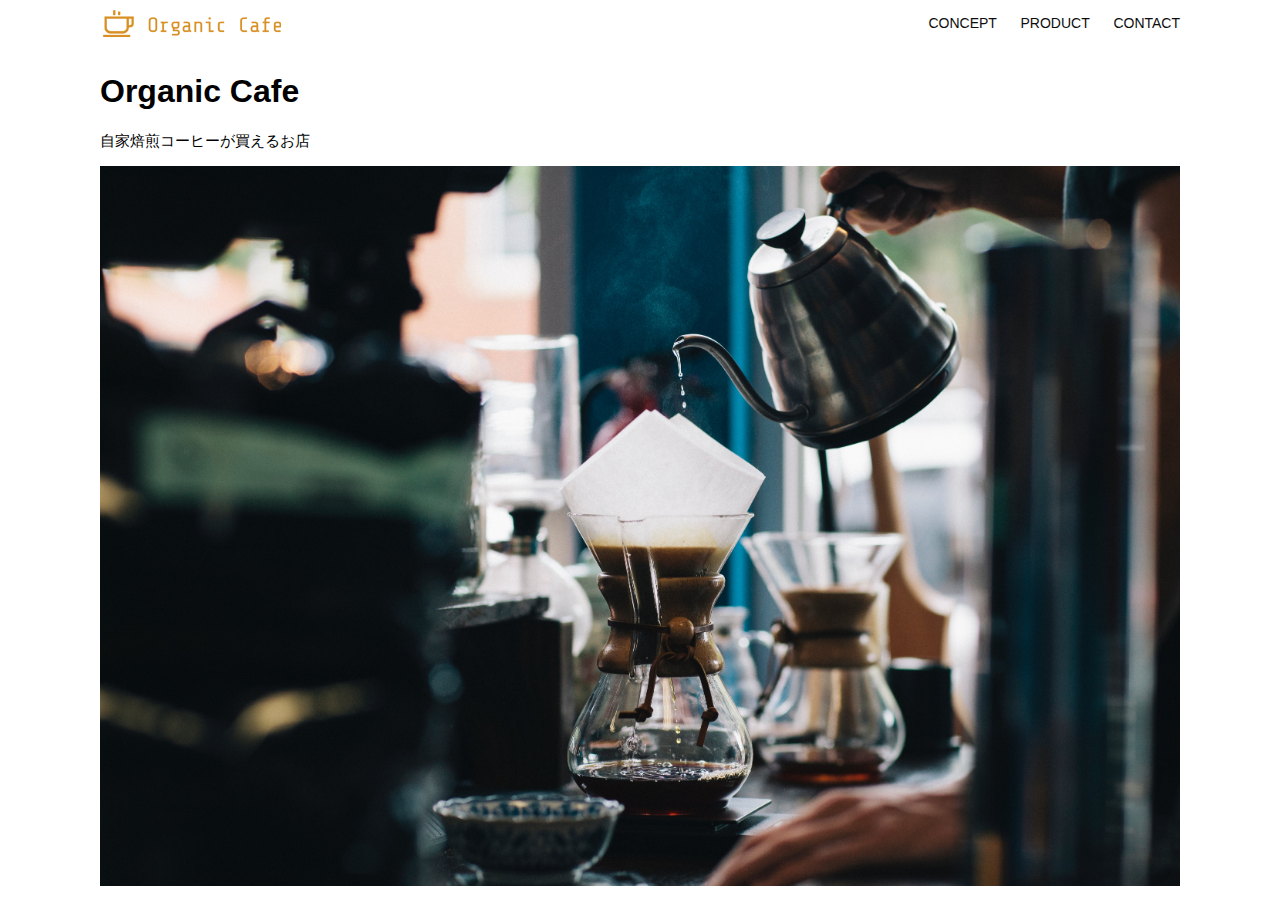
<file: html-css-kadai_013/index.html>
<!DOCTYPE html>
<html>

<head>
    <title>Organic Cafe</title>
    <meta charset="UTF-8" />
    <meta name="description" content="自家焙煎のコーヒーがお家で楽しめるOrganic Cafe" />
    <meta name="viewport" content="width=device-width, initial-scale=1.0" />
    <link rel="stylesheet" href="style.css" />
</head>

<body>
    <!-- ヘッダー -->
    <header>
        <!-- ロゴ -->
        <a href="index.html" id="logo"><img src="images/logo.png" alt="トップページに戻る" /></a>

        <!-- PC用ナビゲーション -->
        <nav id="nav-pc">
            <a href="index.html#concept">CONCEPT</a>
            <a href="index.html#product">PRODUCT</a>
            <a href="index.html#contact">CONTACT</a>
        </nav>

        <!--スマホハンバーガーメニュー-->
        <img id="menu-sp" src="images/button-menu.png" alt="ナビゲーションを開く"
            onclick="document.getElementById('nav-sp').style.display = 'block'">
        <nav id="nav-sp">
            <ul>
                <li><img id="close" src="images/button-close.png" alt="ナビゲーションを閉じる"
                        onclick="document.getElementById('nav-sp').style.display = 'none'"></li>
                <li><a id="logo-sp" href="index.html"
                        onclick="document.getElementById('nav-sp').style.display ='none'"><img src="images/logo-sp.png"
                            alt="トップページに戻る"></a></li>
                <li><a class="menu" href="index.html#concept"
                        onclick="document.getElementById('nav-sp').style.display ='none'">CONCEPT</a></li>
                <li><a class="menu" href="index.html#product"
                        onclick="document.getElementById('nav-sp').style.display ='none'">PRODUCT</a></li>
                <li><a class="menu" href="index.html#contact"
                        onclick="document.getElementById('nav-sp').style.display ='none'">CONTACT</a></li>
            </ul>
        </nav>
    </header>

    <main>
        <article>
            <!-- メインビジュアル -->
            <section id="main-visual">
                <div id="main-message">
                    <h1>Organic Cafe</h1>
                    <p>自家焙煎コーヒーが買えるお店</p>
                </div>
                <img src="images/main-image.jpg" alt="コーヒーをハンドドリップで淹れる画像" />
            </section>
        </article>
    </main>
</body>

</html>
</file>
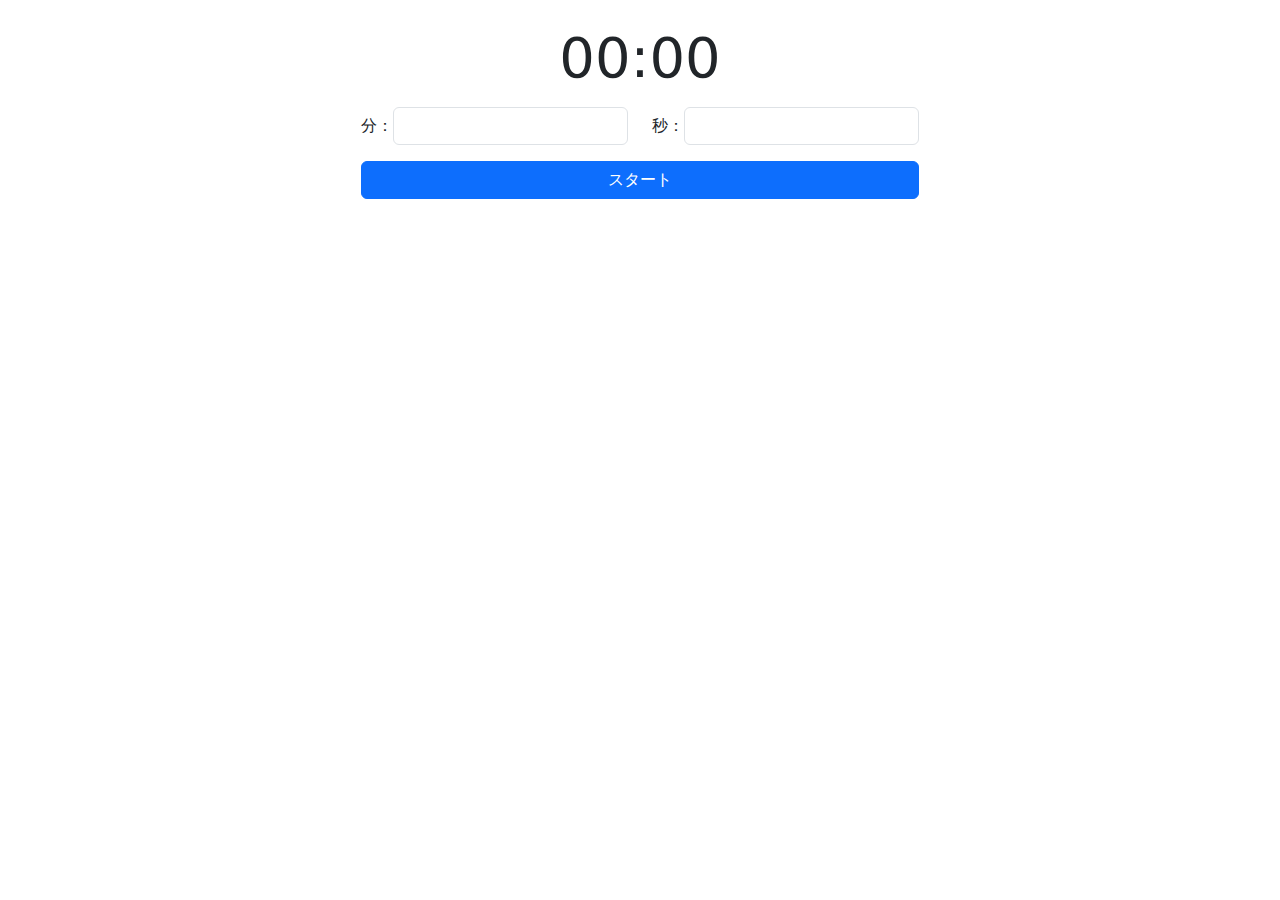
<file: kadai_debug_javascript/index.html>
<!DOCTYPE html>
<html lang="ja">

<head>
    <meta charset="UTF-8">
    <meta name="viewport" content="width=device-width, initial-scale=1.0">
    <title>タイマーアプリ</title>
    <link rel="stylesheet" href="https://cdn.jsdelivr.net/npm/bootstrap@5.3.0/dist/css/bootstrap.min.css">
    <style>
        .hidden {
            display: none;
        }
    </style>
</head>

<body class="container my-4 d-flex justify-content-center">
    <div class="text-center col-12 col-md-6">

        <!-- タイマー表示部分 -->
        <div>
            <span id="timer" class="display-4">00:00</span>
        </div>

        <!-- 入力フォーム -->
        <div id="inputForm" class="mt-3 hidden">
            <div class="row justify-content-center">
                <div class="col-6 d-flex align-items-center">
                    分：<input type="number" id="minutes" class="form-control" oninput="updateTimer()" min="0">
                </div>
                <div class="col-6 d-flex align-items-center">
                    秒：<input type="number" id="seconds" class="form-control" oninput="updateTimer()" min="0">
                </div>
            </div>
            <!-- エラーメッセージ -->
            <span id="error" class="hidden text-danger"></span>
        </div>

        <!-- ボタン -->
        <div class="mt-3">
            <button id="start" class="btn btn-primary mb-3 hidden w-100" onclick="startCountdown()">スタート</button>
            <div class="row justify-content-center">
                <div class="col-6">
                    <button id="pause" class="btn btn-info mb-3 hidden w-100" onclick="pauseCountdown()">一時停止</button>
                    <button id="resume" class="btn btn-info mb-3 hidden w-100" onclick="resumeCountdown()">再開</button>
                </div>
                <div class="col-6">
                    <button id="reset" class="btn btn-info mb-3 hidden w-100" onclick="resetCountdown()">リセット</button>
                </div>
            </div>
            <button id="setTime" class="btn btn-secondary mb-3 hidden w-100" onclick="setTimeMode()">設定</button>
            <button id="alertStop" class="btn btn-danger mt-5 hidden w-100 btn-lg rounded-pill" onclick="stopAlert()">アラート停止</button>
        </div>
    </div>

    <script>
        let countdownInterval;
        let alertInterval;
        let isPaused;

        // 入力フォームの値をタイマーに表示する関数
        function updateTimer() {
            let minutes = document.getElementById('minutes').value || 0;
            let seconds = document.getElementById('seconds').value || 0;

            // 入力フォームの値をチェック
            if (minutes < 0 || seconds < 0) {
                document.getElementById('error').innerText = "マイナスは入力できません";
                document.getElementById('error').classList.remove('hidden');
                return;
            }

            document.getElementById('error').classList.add('hidden');
            document.getElementById('timer').innerText = `${String(minutes).padStart(2, '0')}:${String(seconds).padStart(2, '0')}`;
        }

        // カウントダウンを開始する関数
        function startCountdown() {
            let minutes = document.getElementById('minutes').value || 0;
            let seconds = document.getElementById('seconds').value || 0;
            let timeLeft = (minutes * 60) + parseInt(seconds);
            setMode("progress");
            countdownInterval = setInterval(() => {
                if(!isPaused) {
                    timeLeft--;
                    if(timeLeft < 0) {
                        clearInterval(countdownInterval);
                        startAlert();
                    } else {
                        let m = Math.floor(timeLeft / 60);
                        let s = timeLeft % 60;
                        document.getElementById('timer').innerText = `${String(m).padStart(2, '0')}:${String(s).padStart(2, '0')}`;
                    }
                }
            }, 1000);
        }

        // カウントダウンを一時停止する関数
        function pauseCountdown() {
            isPaused = true;
            setMode("paused");
        }

        // カウントダウンを再開する関数
        function resumeCountdown() {
            isPaused = false;
            setMode("progress");
        }

        // カウントダウンをリセットする関数
        function resetCountdown() {
            clearInterval(countdownInterval);
            isPaused = false;
            updateTimer();
            setMode("restart");
        }

        // 時間設定モードに変更する関数
        function setTimeMode() {
            clearInterval(countdownInterval);
            setMode("setting");
        }

        // アラートを開始する関数

        function startAlert() {
            alertInterval = setInterval(() => {
                document.body.style.backgroundColor = document.body.style.backgroundColor === 'red' ? 'white' : 'red';
            }, 1000);
            document.getElementById('alertStop').classList.remove('hidden')
        }

        // アラートを停止する関数
        function stopAlert() {
            clearInterval(alertInterval);
            document.body.style.backgroundColor = 'white';
            document.getElementById('alertStop').classList.add('hidden');
        }

        // HTML要素の表示を制御する関数
        function setMode(mode) {
            const modes = {
                setting: ["start", "inputForm"],
                progress: ["pause", "reset", "setTime"],
                paused: ["resume", "reset", "setTime"],
                restart: ["start", "setTime"],
            };

            // すべてのボタンと入力フォームを非表示にする
            const elements = document.querySelectorAll('#inputForm, #start, #pause, #resume, #reset, #setTime');
            elements.forEach(elem => elem.classList.add('hidden'));

            // 指定されたモードの要素だけを表示する
            const ids = modes[mode];
            ids.forEach(id => document.getElementById(id).classList.remove('hidden'));
        }

        // 初期状態をセット
        setMode("setting");
    </script>
</body>
</html>
</file>
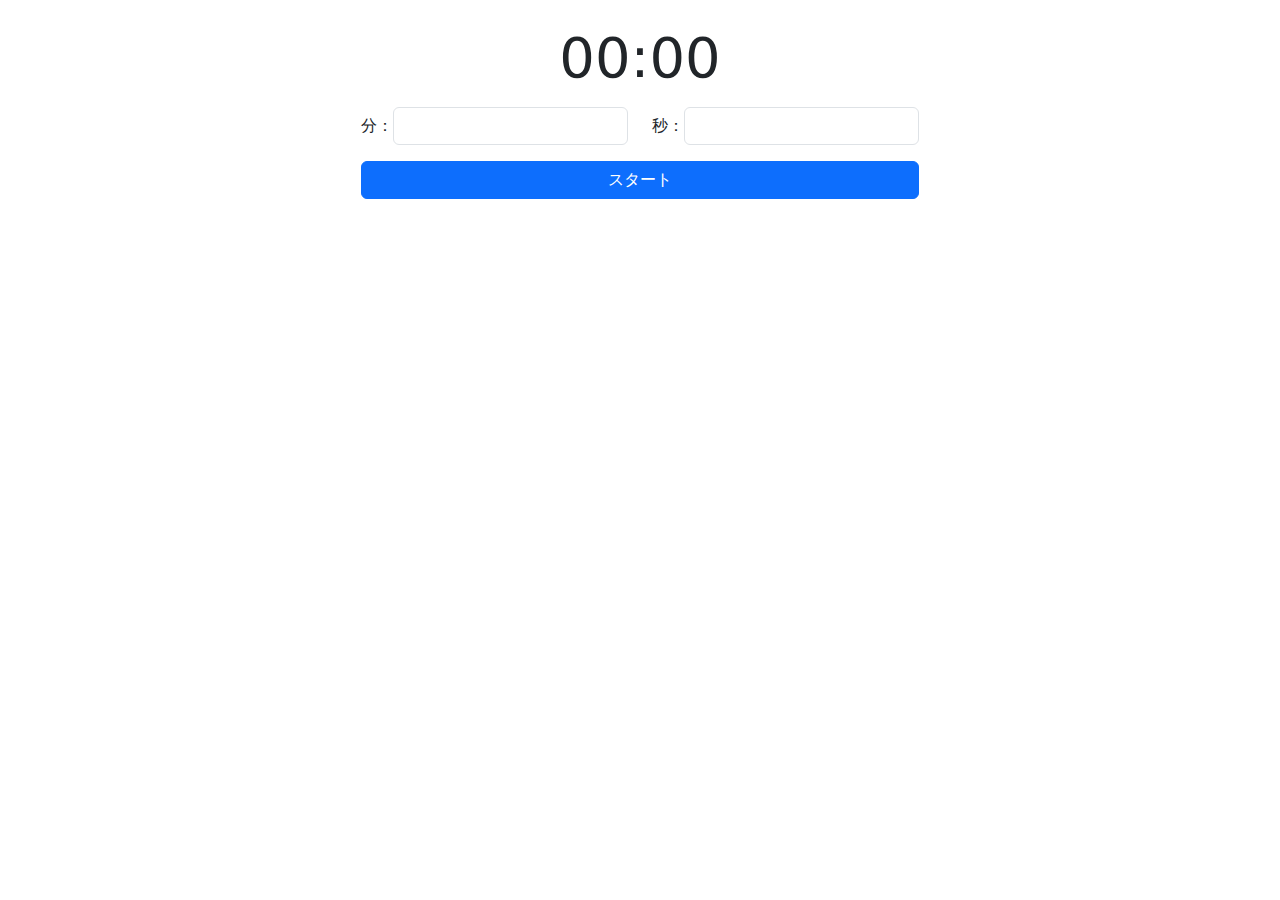
<file: kadai_debug_javascript/kadai_debug_javascript/index.html>
<!DOCTYPE html>
<html lang="ja">

<head>
    <meta charset="UTF-8">
    <meta name="viewport" content="width=device-width, initial-scale=1.0">
    <title>タイマーアプリ</title>
    <link rel="stylesheet" href="https://cdn.jsdelivr.net/npm/bootstrap@5.3.0/dist/css/bootstrap.min.css">
    <style>
        .hidden {
            display: none;
        }
    </style>
</head>

<body class="container my-4 d-flex justify-content-center">
    <div class="text-center col-12 col-md-6">

        <!-- タイマー表示部分 -->
        <div>
            <span id="timer" class="display-4">00:00</span>
        </div>

        <!-- 入力フォーム -->
        <div id="inputForm" class="mt-3 hidden">
            <div class="row justify-content-center">
                <div class="col-6 d-flex align-items-center">
                    分：<input type="number" id="minutes" class="form-control" oninput="updateTimer()" min="0">
                </div>
                <div class="col-6 d-flex align-items-center">
                    秒：<input type="number" id="seconds" class="form-control" oninput="updateTimer()" min="0">
                </div>
            </div>
            <!-- エラーメッセージ -->
            <span id="error" class="hidden text-danger"></span>
        </div>

        <!-- ボタン -->
        <div class="mt-3">
            <button id="start" class="btn btn-primary mb-3 hidden w-100" onclick="startCountdown()">スタート</button>
            <div class="row justify-content-center">
                <div class="col-6">
                    <button id="pause" class="btn btn-info mb-3 hidden w-100" onclick="pauseCountdown()">一時停止</button>
                    <button id="resume" class="btn btn-info mb-3 hidden w-100" onclick="resumeCountdown()">再開</button>
                </div>
                <div class="col-6">
                    <button id="reset" class="btn btn-info mb-3 hidden w-100" onclick="resetCountdown()">リセット</button>
                </div>
            </div>
            <button id="setTime" class="btn btn-secondary mb-3 hidden w-100" onclick="setTimeMode()">設定</button>
            <button id="alertStop" class="btn btn-danger mt-5 hidden w-100 btn-lg rounded-pill" onclick="stopAlert()">アラート停止</button>
        </div>
    </div>

    <script>
        let countdownInterval;
        let alertInterval;
        let isPaused;

        // 入力フォームの値をタイマーに表示する関数
        function updateTimer() {
            let minutes = document.getElementById('minutes').value || 0;
            let seconds = document.getElementById('seconds').value || 0;

            // 入力フォームの値をチェック
            if (minutes < 0 || seconds < 0) {
                document.getElementById('error').innerText = "マイナスは入力できません";
                document.getElementById('error').classList.remove('hidden');
                return;
            }

            document.getElementById('error').classList.add('hidden');
            document.getElementById('timer').innerText = `${String(minutes).padStart(2, '0')}:${String(seconds).padStart(2, '0')}`;
        }

        // カウントダウンを開始する関数
        function startCountdown() {
            let minutes = document.getElementById('minutes').value || 0;
            let seconds = document.getElementById('seconds').value || 0;
            let timeLeft = (minutes * 60) + parseInt(seconds);
            isPaused = false;
            setMode("progress");
            countdownInterval = setInterval(() => {
                if(!isPaused) {
                    timeLeft--;
                    if(timeLeft < 0) {
                        clearInterval(countdownInterval);
                        startAlert();
                    } else {
                        let m = Math.floor(timeLeft / 60);
                        let s = timeLeft % 60;
                        document.getElementById('timer').innerText = `${String(m).padStart(2, '0')}:${String(s).padStart(2, '0')}`;
                    }
                }
            }, 1000);
        }

        // カウントダウンを一時停止する関数
        function pauseCountdown() {
            isPaused = true;
            setMode("paused");
        }

        // カウントダウンを再開する関数
        function resumeCountdown() {
            isPaused = false;
            setMode("progress");
        }

        // カウントダウンをリセットする関数
        function resetCountdown() {
            clearInterval(countdownInterval);
            updateTimer();
            setMode("restart");
        }

        // 時間設定モードに変更する関数
        function setTimeMode() {
            clearInterval(countdownInterval);
            setMode("setting");
        }

        // アラートを開始する関数

        function startAlert() {
            alertInterval = setInterval(() => {
                document.body.style.backgroundColor = document.body.style.backgroundColor === 'red' ? 'white' : 'red';
            }, 1000);
            document.getElementById('alertStop').classList.remove('hidden')
        }

        // アラートを停止する関数
        function stopAlert() {
            clearInterval(alertInterval);
            document.body.style.backgroundColor = 'white';
            document.getElementById('alertStop').classList.add('hidden');
        }

        // HTML要素の表示を制御する関数
        function setMode(mode) {
            const modes = {
                setting: ["start", "inputForm"],
                progress: ["pause", "reset", "setTime"],
                paused: ["resume", "reset", "setTime"],
                restart: ["start", "setTime"],
            };

            // すべてのボタンと入力フォームを非表示にする
            const elements = document.querySelectorAll('#inputForm, #start, #pause, #resume, #reset, #setTime');
            elements.forEach(elem => elem.classList.add('hidden'));

            // 指定されたモードの要素だけを表示する
            const ids = modes[mode];
            ids.forEach(id => document.getElementById(id).classList.remove('hidden'));
        }

        // 初期状態をセット
        setMode("setting");
    </script>
</body>
</html>
</file>
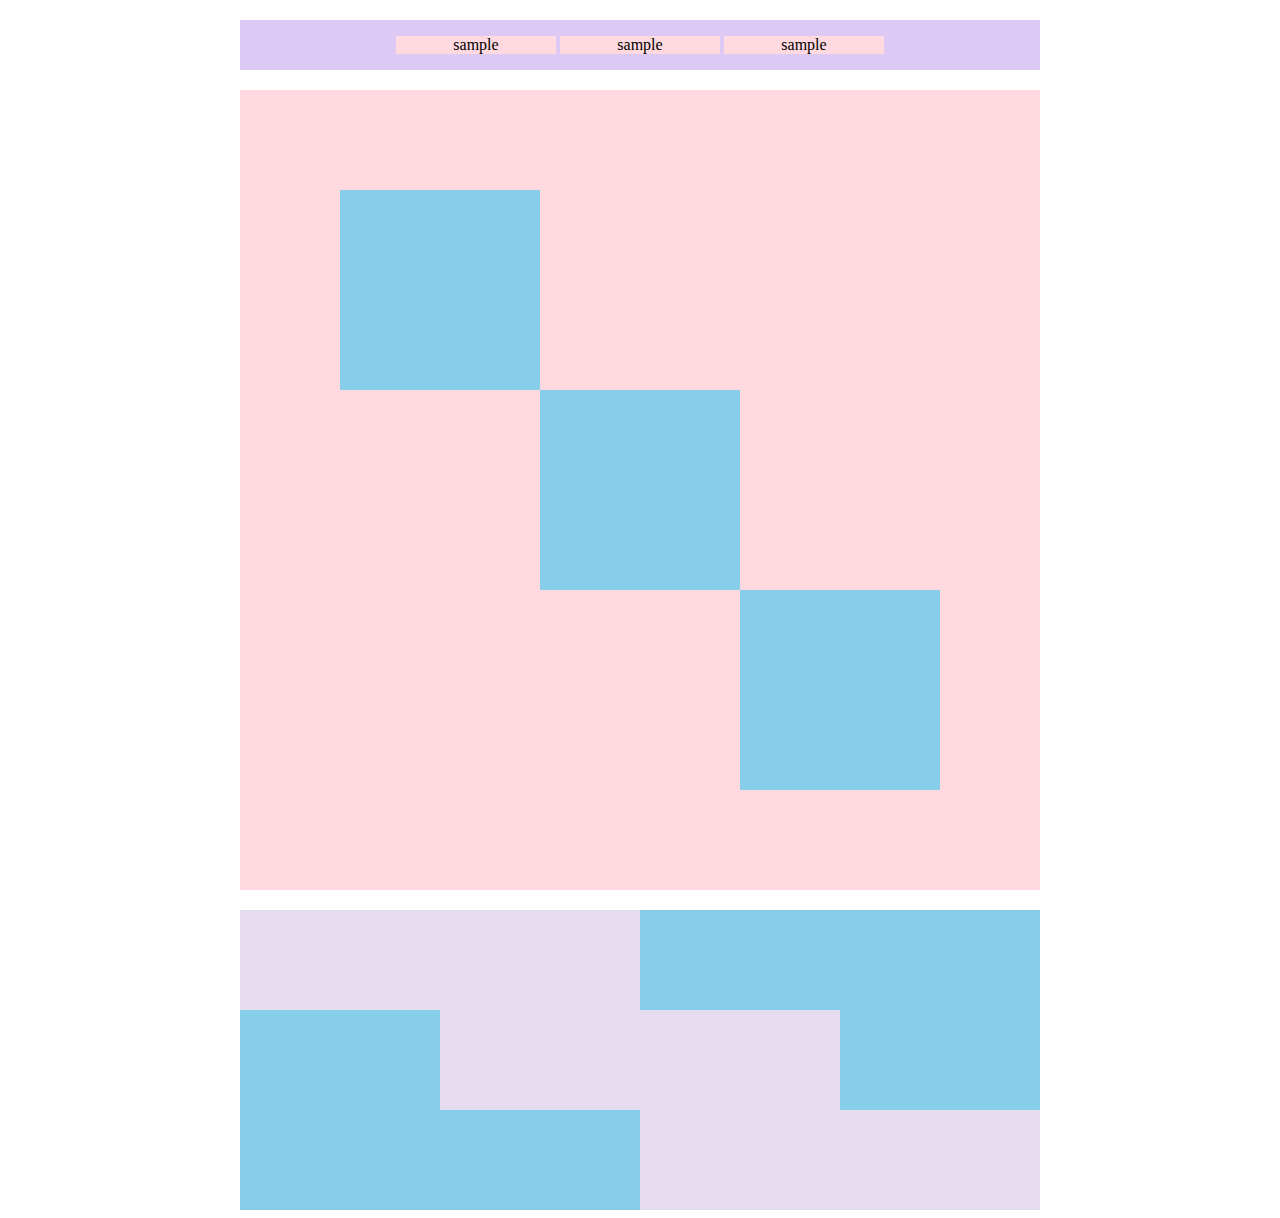
<file: kadai_018/kadai_018.html>
<!DOCTYPE html>
<html>
    <head>
        <title>18章課題</title>
        <meta name="description" content="このページは18章の課題です。">
        <meta charset="UTF-8">
        <link rel="stylesheet" href="style.css"> 
    </head>
    <body>
        <div id="top">
            <p class="top-child"> sample </p>
            <p class="top-child"> sample </p>
            <p class="top-child"> sample </p>
        </div>
        <div id="middle">
            <div id="middle-child01"></div>
            <div id="middle-child02"></div>
            <div id="middle-child03"></div>
        </div>
        <div id="bottom">
            <div id="bottom-child01"></div>
            <div id="bottom-child02"></div>
            <div id="bottom-child03"></div>
        </div>
    </body>
</html>
</file>
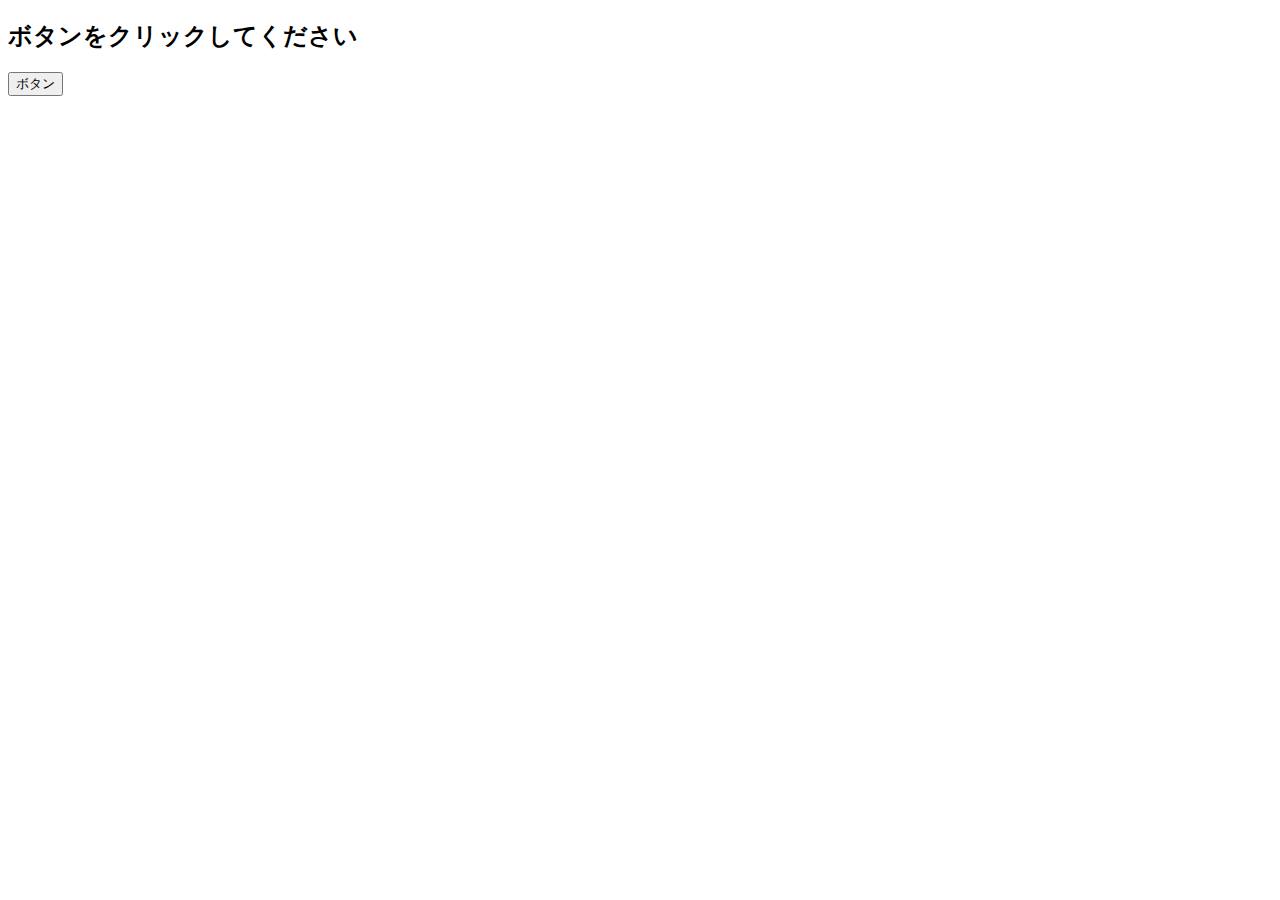
<file: kadai_020/event.html>
<!DOCTYPE html>
<html lang="ja">
<head>
  <title>JavaScriptの基礎を学ぼう_20章課題</title>                                 
  <meta charset="UTF-8">
</head>
<body>
    <h2 id="text">ボタンをクリックしてください</h2>
    <button id="btn">ボタン</button>
    <script src="event.js"></script>
</body>
</html>
</file>
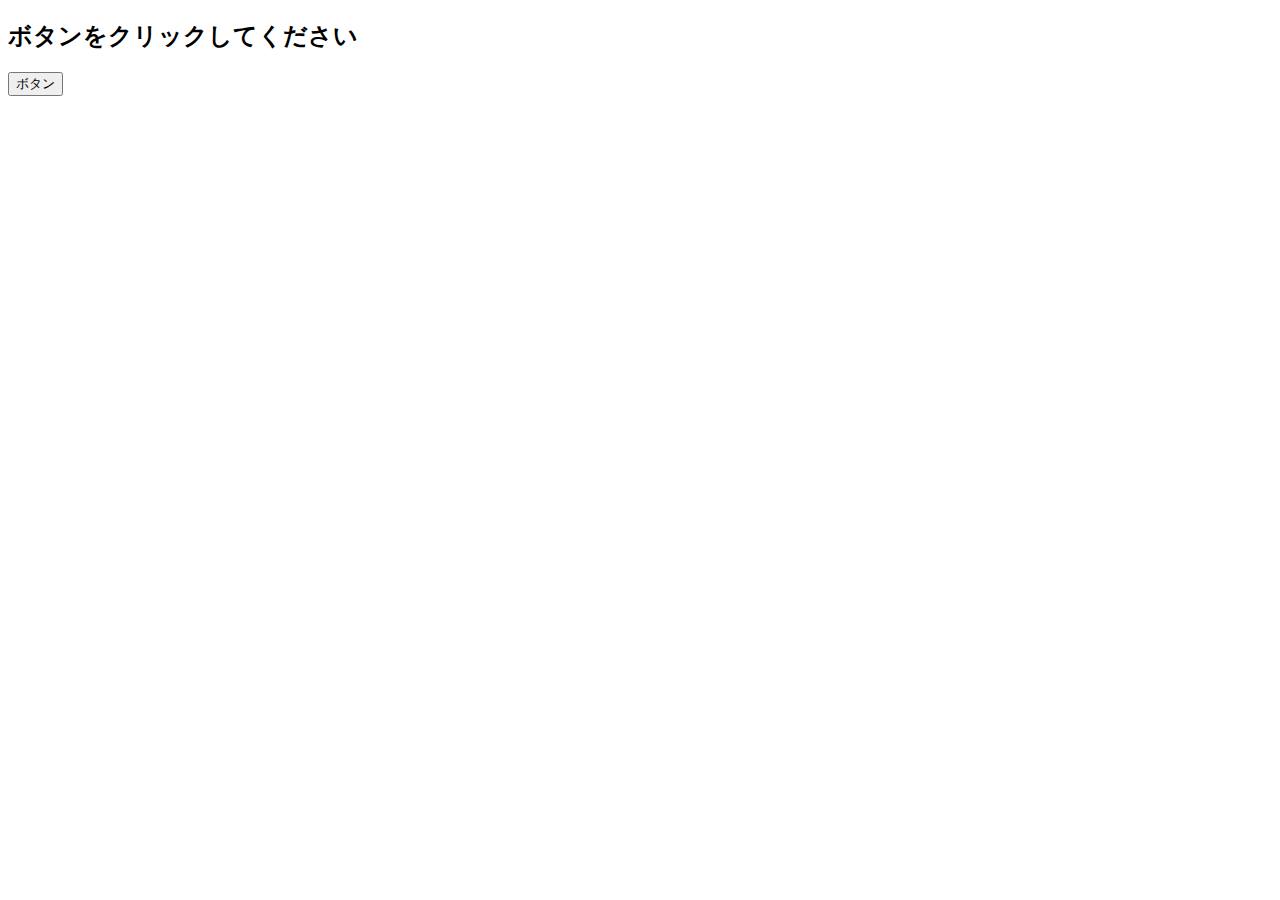
<file: kadai_021/event.html>
<!DOCTYPE html>
<html lang="ja">
<head>
  <title>JavaScriptの基礎を学ぼう_21章課題</title>                                 
  <meta charset="UTF-8">
</head>
<body>
    <h2 id="text">ボタンをクリックしてください</h2>
    <button id="btn">ボタン</button>
    <script src="event.js"></script>
</body>
</html>
</file>
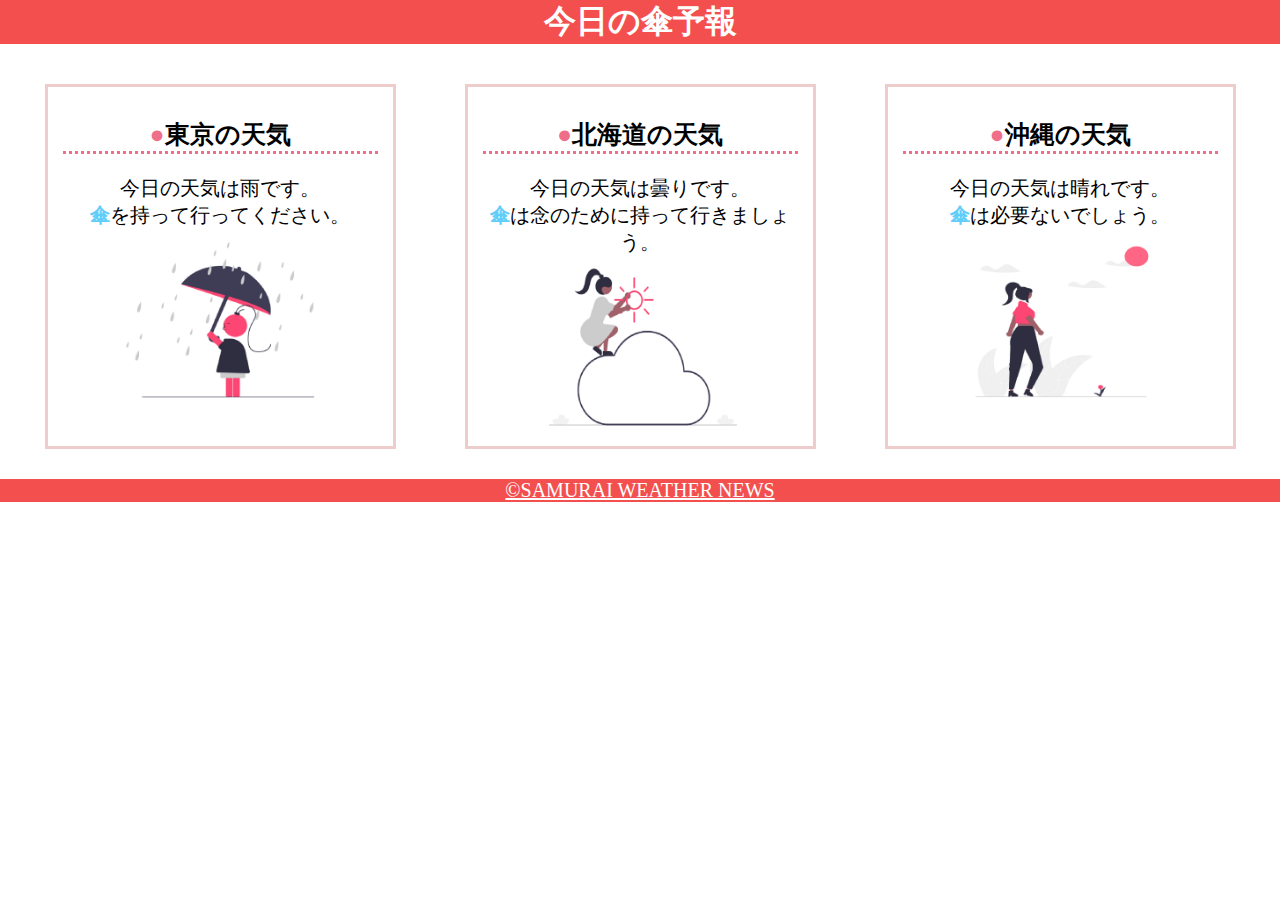
<file: kadai_22/kadai_022.html>
<!DOCTYPE html>
<html>
    <head>
        <link rel="stylesheet" href="style.css">
        <meta name="viewport" content="width=device-width, initial-scale=1.0">
    </head>
    <body>
        <header>
            <h1 id="headercolor">今日の傘予報</h1>
        </header>
        <main>
            <div id="parent">
                <div class="contents">
                    <h2>東京の天気</h2>
                    <p>今日の天気は雨です。</p>
                    <p>傘を持って行ってください。</p>
                    <img src="images/rainy.png">
                </div>
                <div class="contents">
                    <h2>北海道の天気</h2>
                    <p>今日の天気は曇りです。</p>
                    <p>傘は念のために持って行きましょう。</p>
                    <img src="images/cloudy.png">
                </div>
                <div class="contents">
                    <h2>沖縄の天気</h2>
                    <p>今日の天気は晴れです。</p>
                    <p>傘は必要ないでしょう。</p>
                    <img src="images/sunny.png">
                </div>     
            </div>
        </main>
        <footer>
            <a href="https://www.sejuku.net/corp/">&copy;SAMURAI WEATHER NEWS</a>
        </footer>
    </body>
</html>
</file>
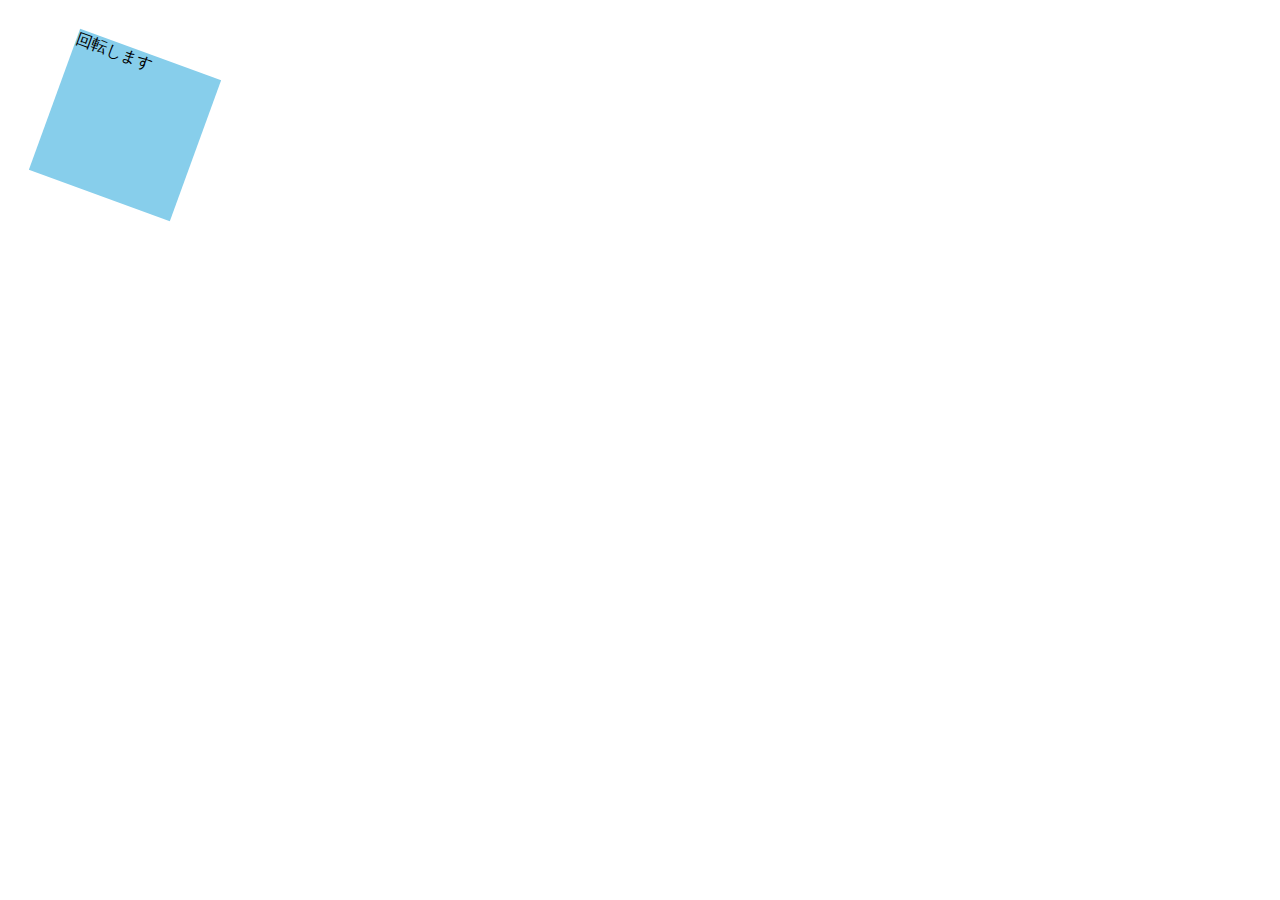
<file: kadai_mdn_css/mdn.html>
<!DOCTYPE html>
<html>
    <head>
        <style>
            div {
                position: absolute;
                left: 50px;
                top: 50px;
                width: 150px;
                height: 150px;
                background-color: skyblue;
                transform: rotate(20deg);
            }
        </style>
    </head>

    <body>
        <div>
            回転します
        </div>
    </body>
</html>
</file>
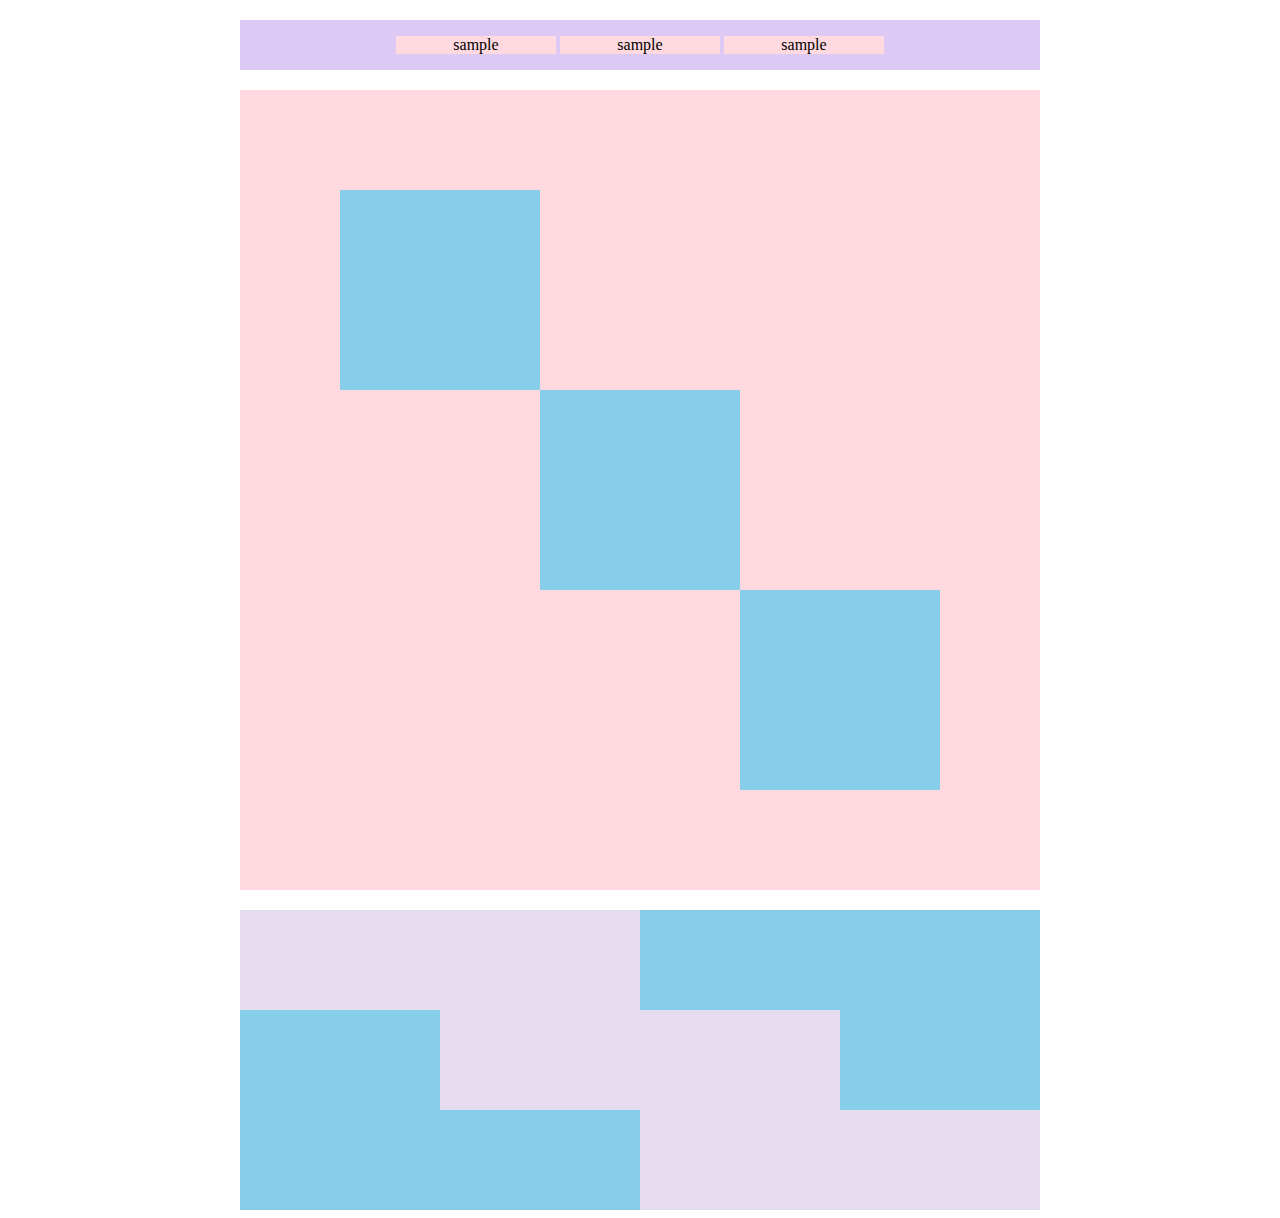
<file: kadai_018/kadai_018/kadai_018.html>
<!DOCTYPE html>
<html>
    <head>
        <title>18章課題</title>
        <meta name="description" content="このページは18章の課題です。">
        <meta charset="UFT-8">
        <link rel="stylesheet" href="style.css"> 
    </head>
    <body>
        <div id="top">
            <p class="top-child"> sample </p>
            <p class="top-child"> sample </p>
            <p class="top-child"> sample </p>
        </div>
        <div id="middle">
            <div id="middle-child01"></div>
            <div id="middle-child02"></div>
            <div id="middle-child03"></div>
        </div>
        <div id="bottom">
            <div id="bottom-child01"></div>
            <div id="bottom-child02"></div>
            <div id="bottom-child03"></div>
        </div>
    </body>
</html>
</file>
<file: html-css-kadai_013/style.css>
/* PC、スマホ共通スタイル */
body {
    font-family: "Source Sans Pro", "Hiragino Kaku Gothic ProN", Meiryo, Arial,
      sans-serif;
  }
  
  p {
    font-size: 15px;
  }
  
  #main-visual>img {
    width: 100%;
  }
  
  /*================
  PC用のスタイル 
  =================*/
  @media screen and (min-width: 768px) {

    #menu-sp {
        display: none;
    }

    #nav-sp {
        display: none;
    }
    
    /* 横幅設定 */
    body {
      max-width: 1080px;
      min-width: 960px;
      margin: 0 auto 0 auto;
    }
  
    /* ヘッダー */
    header {
      display: flex;
      justify-content: space-between;
    }
  
    /* ナビゲーションのレイアウト */
    #nav-pc {
      text-align: right;
      font-size: 14px;
      padding-top: 15px;
    }
  
    /* ナビゲーションのリンクの装飾設定 */
    #nav-pc>a {
      text-decoration: none;
      margin-left: 20px;
    }
  
    #nav-pc>a:link {
      color: #0d0d0d;
    }
  
    #nav-pc>a:visited {
      color: #0d0d0d;
    }
  
    #nav-pc>a:hover {
      color: #0d0d0d;
      text-decoration: underline;
    }
  
    #nav-pc>a:active {
      color: #0d0d0d;
    }
  }

  /*スマホ用スタイル*/

@media screen and (max-width: 767px) {
    body {
        min-width: 375px;
        margin: 0;
    }

    #nav-pc {
        display: none;
    }

    #menu-sp {
        float: right;
        padding: 0;
    }

    #nav-sp {
        background-color: #ce933e;
        position: absolute;
        left: 0;
        top: 0;
        height: 100%;
        width: 100%;
        display: none;
        z-index: 100;
    }

    #nav-sp ul {
        padding-left: 0;
    }

    #nav-sp li {
        list-style: none;
    }

    #close {
        position: absolute;
        top: 20px;
        right: 20px;
    }

    #logo-sp {
        margin: 80px 0px 30px 20px;
    }

    #nav-sp a {
        display: block;
    }

    #nav-sp a:link {
        color: #ffffff;
    }

    #nav-sp a:visited {
        color: #ffffff;
    }

    #nav-sp a:hover {
        text-decoration: underline;
    }

    #nav-sp a:active {
        color: #ffffff;
    }

    #nav-sp .menu {
        text-decoration: none;
        display: block;
        margin: 0 20px 0 20px;
        height: 44px;
        font-size: 16px;
        background-image: url("images/arrow.png");
        background-repeat: no-repeat;
        background-position: right top;
    }
}
</file>
<file: kadai_018/style.css>
#top {
    width: 800px;
    background-color: #dcc9f4;
    margin-top: 20px;
    margin-bottom: 20px;
    text-align: center;
}
.top-child {
    width: 20%;
    background-color: #ffd9df;
    display: inline-block;
}
#middle {
    width: 800px;
    height: 800px;
    margin-top: 20px;
    margin-bottom: 20px;
    background-color: #ffd9df;
    position: relative;
}
#middle-child01, #middle-child02, #middle-child03 {
    width: 200px;
    height: 200px;
    background-color: #87ceeb;
}
#middle-child01 {
    position: absolute;
    top: 100px;
    left: 100px;
}
#middle-child02 {
    position: absolute;
    top: 300px;
    left: 300px;
}
#middle-child03 {
    position: absolute;
    top: 500px;
    left: 500px;
}
#bottom{
    width: 800px;
    height: 300px;
    background-color: #87ceeb;
}
#bottom-child01, #bottom-child02, #bottom-child03 {
    width: 400px;
    height: 100px;
    background-color: #e5dcf0;
}
#bottom-child02 {
    position: relative;
    left: 200px;
}
#bottom-child03 {
    position: relative;
    left: 400px;
}
#top, #middle, #bottom {
    margin-left: auto;
    margin-right: auto;
}
</file>
<file: kadai_22/style.css>
h1,p,body {
    margin: 0;
}
p,a {
    font-size: 20px;
}
header {
    margin-bottom: 20px;
    background-color: rgb(244,79,79);
    text-align: center;
}
h1 {
    color: rgb(255,255,255);
}
main {
    margin: 10px;
}
#parent {
    display: flex;
    justify-content: space-around;
}
.contents {
    border: solid 3px rgb(238,204,204);
    flex-basis: 25%;
    padding: 10px 15px 10px 15px;
    margin: 20px 0px;
    text-align: center;
}
h2 {
    font-size: 25px;
    border-bottom: dotted 3px rgb(239,111,139);
}
h2::before {
    content: "●";
    color: rgb(239,111,139);
}
div p:nth-of-type(2)::first-letter {
    font-weight: bold;
    color: rgb(97,206,249);
}
footer {
    background-color: rgb(244,79,79);
    text-align: center;
}
a:link{
    color: rgb(255,255,255); 
}
a:visited {
    color:rgb(193,234,251)
}
a:hover {
    color:rgb(245,178,168)
}
img {
    margin: 10px,0;
    width: 70%;
}
@media screen and (max-width: 768px) {
    #parent {
        display: block;
 }
 h2 {
    font-size: 30px;
 }
 p {
    font-size: 25px;
 }
}
</file>
<file: kadai_018/kadai_018/style.css>
#top {
    width: 800px;
    background-color: #dcc9f4;
    margin-top: 20px;
    margin-bottom: 20px;
    text-align: center;
}
.top-child {
    width: 20%;
    background-color: #ffd9df;
    display: inline-block;
}
#middle {
    width: 800px;
    height: 800px;
    margin-top: 20px;
    margin-bottom: 20px;
    background-color: #ffd9df;
    position: relative;
}
#middle-child01, #middle-child02, #middle-child03 {
    width: 200px;
    height: 200px;
    background-color: #87ceeb;
}
#middle-child01 {
    position: absolute;
    top: 100px;
    left: 100px;
}
#middle-child02 {
    position: absolute;
    top: 300px;
    left: 300px;
}
#middle-child03 {
    position: absolute;
    top: 500px;
    left: 500px;
}
#bottom{
    width: 800px;
    height: 300px;
    background-color: #87ceeb;
}
#bottom-child01, #bottom-child02, #bottom-child03 {
    width: 400px;
    height: 100px;
    background-color: #e5dcf0;
}
#bottom-child02 {
    position: relative;
    left: 200px;
}
#bottom-child03 {
    position: relative;
    left: 400px;
}
#top, #middle, #bottom {
    margin-left: auto;
    margin-right: auto;
}
</file>
